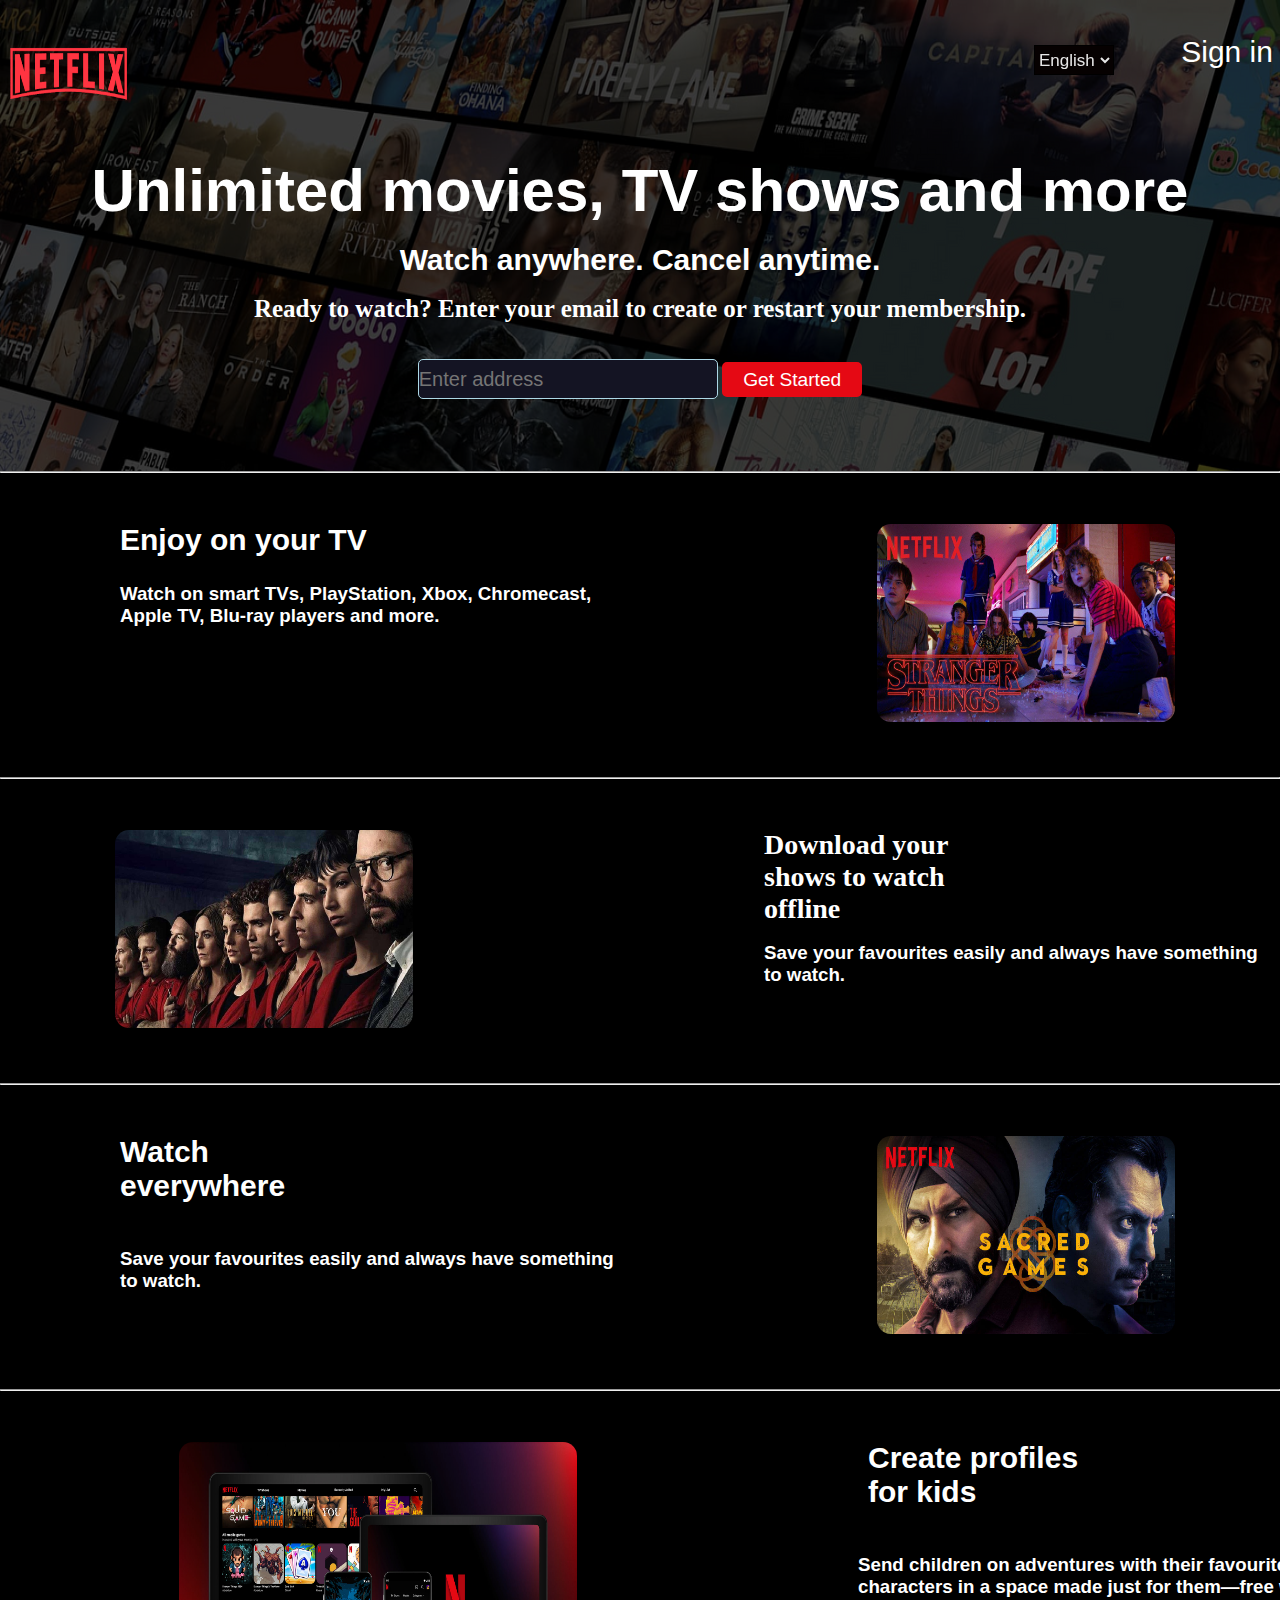
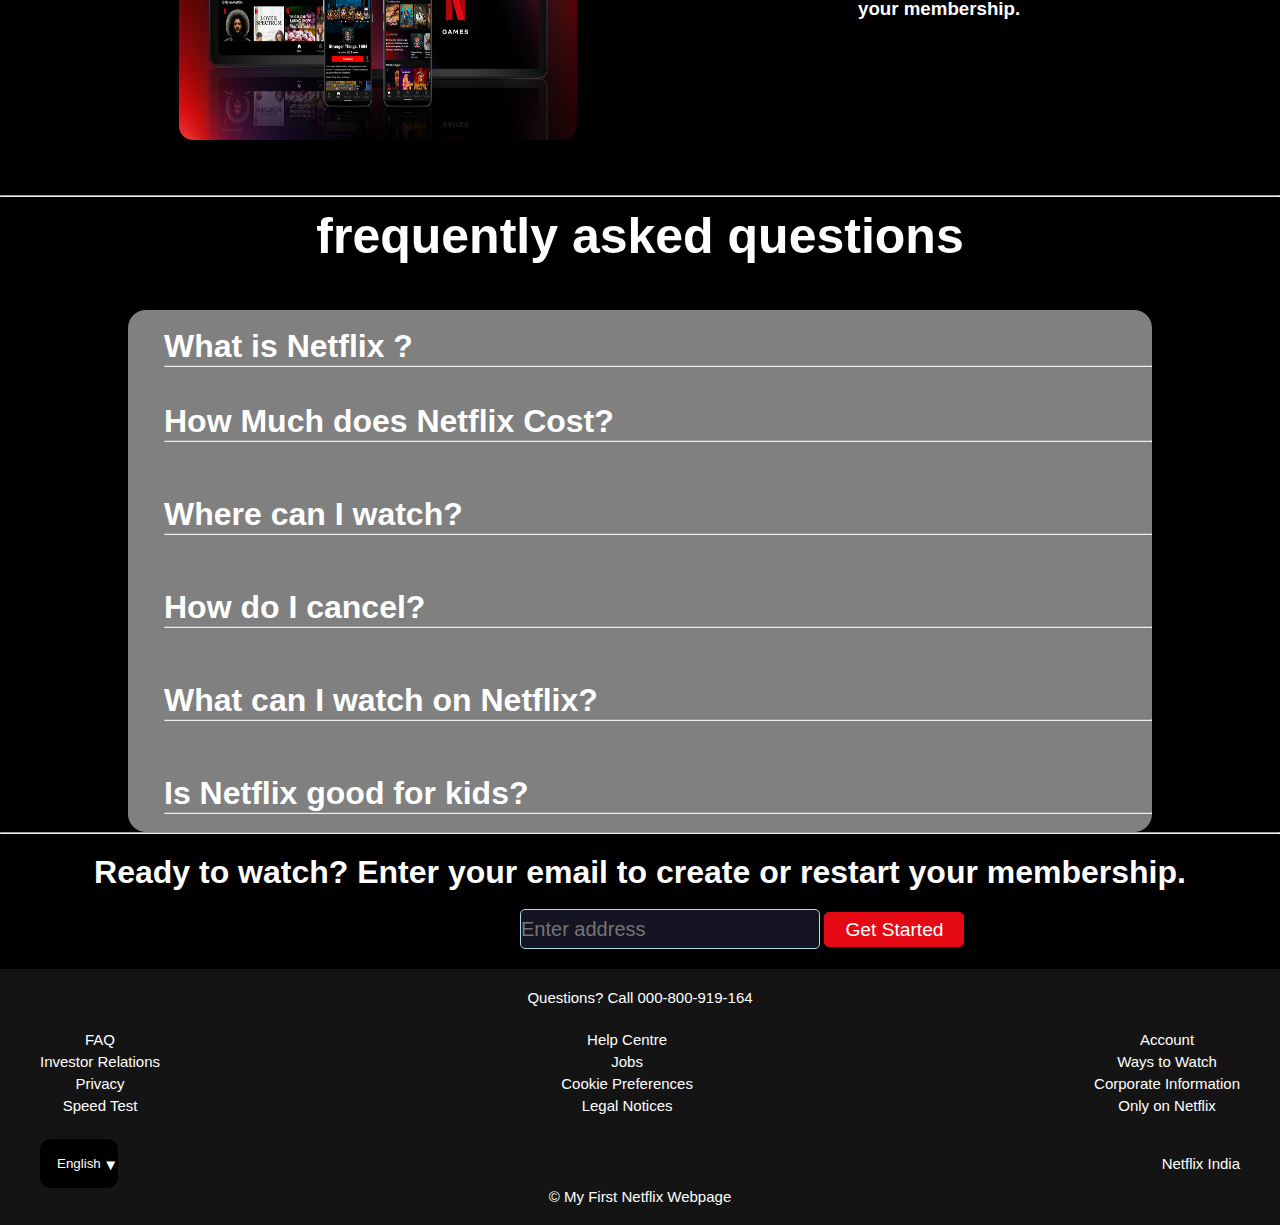
<file: index.html>
<!DOCTYPE html>
<html lang="en">

<head>
  <meta charset="UTF-8" />
  <meta name="viewport" content="width=device-width, initial-scale=1.0"/>
  <!-- <link rel="stylesheet" href="https://unpkg.com/aos@next/dist/aos.css" /> -->
  <link rel="stylesheet" href="style_2.css" />
  <title>Netflix website</title>
  <script src="https://ajax.googleapis.com/ajax/libs/jquery/3.7.1/jquery.min.js"></script>
  <script>
    $(document).ready(function () {
      $(".div_main").click(function () {
        $(".div_1_main").slideToggle("middium");
      });

      $(".p1").click(function () {
        $(".div_2_main").slideToggle("middium");
      });

      $(".p2").click(function () {
        $(".div_3_main").slideToggle("middium");
      });

      $(".p3").click(function () {
        $(".div_4_main").slideToggle("middium");
      });

      $(".p4").click(function () {
        $(".div_5_main").slideToggle("middium");
      });

      $(".p5").click(function () {
        $(".div_6_main").slideToggle("middium");
      });
    });
  </script>
</head>

<body>
  <div data-aos="fade-down">
    <img src="netflix_2.png" alt="netflix_background" class="net_1" />
    <header class="header_1">
      <img src="netflix_3.png" alt="netflix image" class="netflix_1" />
      <select name="cars" class="select_1">
        <option value="volvo">English</option>
        <option value="saab">Hindi</option>
      </select>
      <ul class="nav_ul">
        <li class="nav_li"><a href="#" class="div_ul_li"><a href="Form.html" class="body_div_ul_li_a">Sign in</a></a></li>
      </ul>
    </header>
  </div>

  <div class="container" data-aos="fade-right">
    <h1 class="div_h1">Unlimited movies, TV shows and more</h1>
    <br />
    <h2 class="div_h2">Watch anywhere. Cancel anytime.</h2>
    <br />
    <h3 class="div_h3">
      Ready to watch? Enter your email to create or restart your membership.
    </h3>
    <br /><br />
    <!-- <form action=""> -->
    <input type="email" class="div_2_input" placeholder="Enter address" />
    <!-- <input class="div_2_submit" placeholder="Get Started"> -->
    <button class="div_2_button"><a href="" class="body_div_ul_li_a">Get Started</a></button>
    <!-- <style="color:rgb(24, 21, 21);"> -->
    <!-- </form> -->
    <!-- <p class="div_p">watch me</p> -->
  </div>
  <!-- <br /><br /><br />
  <br /><br /><br />
  <br /><br /><br />
  <br /><br /><br /> -->
  <br /><br /><br />
  <br />
  <hr width="100%" />
  <section class="section_1">
    <div>
      <h1 class="section_h1">Enjoy on your TV</h1>
      <h3 class="section_h3">
        Watch on smart TVs, PlayStation, Xbox, Chromecast, Apple TV, Blu-ray
        players and more.
      </h3>
    </div>

    <div>
      <img src="netflix_4.jpg" alt="" class="div_2_1_img" />
    </div>
  </section>
  <hr width="100%" />

  <section class="section_2">
    <div>
      <img src="netflix_5.jpg" alt="" class="div_2_2_img" />
    </div>

    <div>
      <h2 class="section_h1_1">Download your shows to watch offline</h2>
      <br />
      <h3 class="section_h3_1" style="margin-top: 35px">
        Save your favourites easily and always have something to watch.
      </h3>
    </div>
  </section>
  <hr width="100%" />

  <section class="section_3">
    <div>
      <h2 class="section_h1_2">Watch everywhere</h2>
      <br />
      <h3 class="section_h3_3" style="margin-top: 35px">
        Save your favourites easily and always have something to watch.
      </h3>
    </div>

    <div>
      <img src="netflix_6.jpg" alt="" class="div_2_3_img" />
    </div>
  </section>
  <hr width="100%" />

  <section class="section_4">
    <div>
      <img src="netflix_7.jpg" alt="" class="div_2_4_img" />
    </div>

    <div>
      <h2 class="section_h1_3">Create profiles for kids</h2>
      <br />
      <h3 class="section_h3_4" style="margin-top: 35px">
        Send children on adventures with their favourite characters in a space
        made just for them—free with your membership.
      </h3>
    </div>
  </section>
  <hr width="100%" />

  <h1 class="main_h1" style="font-size: 50px">frequently asked questions</h1>
  <!-- <hr width="100%"> -->

  <div style="
        padding-left: 10vw;
        padding-right: 10vw;
        padding-top: 5vh;
        background-color: black;
      ">
    <div style="background-color: grey; border-radius: 2vh; padding-left: 4vh" class="container_query">
      <br>
      <div class="div_main">
        <h1>What is Netflix ?</h1>
        <hr>
      </div>
      <br>
      <div class="div_1_main">
        <p>
          Netflix is a streaming service that offers a wide variety of
          award-winning TV shows, movies, anime, documentaries and more – on
          thousands of internet-connected devices.
        </p>
      </div>
      <!-- <hr width="100%">
            <hr width="100%"> -->

      <div style="padding-top: 2vh">
        <h1 style="color: white; cursor: pointer" class="p1">
          How Much does Netflix Cost?
        </h1>
        <hr>
      </div>
      <br>
      <div class="div_2_main">
        <p>
          Watch Netflix on your smartphone, tablet, Smart TV, laptop, or
          streaming device, all for one fixed monthly fee. Plans range from
          ₹149 to ₹649 a month. No extra costs, no contracts.
        </p>
      </div>
      <br />

      <div style="padding-top: 2vh">
        <h1 style="color: white; cursor: pointer" class="p2">
          Where can I watch?
        </h1>
        <hr>
      </div>
      <br>
      <div class="div_3_main"
        style="font-size: 30px;display: none;background-color: white;color:black;padding: 3vh 3vh 3vh 3vh;border-radius: 2vh;">
        <p>
          Watch anywhere, anytime. Sign in with your Netflix account to watch
          instantly on the web at netflix.com from your personal computer or
          on any internet-connected device that offers the Netflix app,
          including smart TVs, smartphones, tablets, streaming media players
          and game consoles.
        </p>
      </div>
      <br />

      <div style="padding-top: 2vh">
        <h1 style="color: white; cursor: pointer" class="p3">
          How do I cancel?
        </h1>
        <hr>
      </div>
      <br>
      <div class="div_4_main"
        style="font-size: 30px;display: none;background-color: white;color:black;padding: 3vh 3vh 3vh 3vh;border-radius: 2vh;">
        <p>
          Netflix is flexible. There are no annoying contracts and no
          commitments. You can easily cancel your account online in two
          clicks. There are no cancellation fees – start or stop your account
          anytime.
        </p>
      </div>
      <br />

      <div style="padding-top: 2vh">
        <h1 style="color: white; cursor: pointer" class="p4">
          What can I watch on Netflix?
        </h1>
        <hr>
      </div>
      <br>
      <div class="div_5_main"
        style="font-size: 30px;display: none;background-color: white;color:black;padding: 3vh 3vh 3vh 3vh;border-radius: 2vh;">
        <p>
          Netflix has an extensive library of feature films, documentaries, TV
          shows, anime, award-winning Netflix originals, and more. Watch as
          much as you want, anytime you want.
        </p>
      </div>
      <br/>

      <div style="padding-top: 2vh">
        <h1 style="color: white; cursor: pointer" class="p5">
          Is Netflix good for kids?
        </h1>
        <hr>
      </div>

      <div class="div_6_main"
        style="font-size: 30px;display: none; background-color: white;color:black;padding: 3vh 3vh 3vh 3vh;border-radius: 2vh;">
        <p>
          The Netflix Kids experience is included in your membership to give
          parents control while kids enjoy family-friendly TV shows and films
          in their own space.
        </p>
      </div>
      <br/>
    </div>
  </div>
  <hr>

  <div class="div_7">
    <h1 class="div_7_h1">Ready to watch? Enter your email to create or restart your membership.</h1><br>
    <input type="email" class="div_2_main_input" placeholder="Enter address" />
    <button class="div_2_main_button"><a href="" class="body_div_ul_li_a">Get Started</a></button><br>
  </div>

  <!-- <footer>
      <div class="footer-content">
        <img src="netflix_8.jpg" alt="Netflix Logo" class="footer-logo" />
        <div class="footer-links">
          <a href="#" class="footer-link">Home</a>
          <a href="#" class="footer-link">TV Shows</a>
          <a href="#" class="footer-link">Movies</a>
          <a href="#" class="footer-link">New & Popular</a>
          <a href="#" class="footer-link">My List</a>
        </div>
        <br /><br /><br />
      </div>
      <p class="footer-text">© 2024 Your Website Name. All Rights Reserved.</p>
    </footer> -->


  <footer class="footer">
    <div class="container">
      <div class="email-form">
        <p>Questions? Call 000-800-919-164</p>
        <!-- <form action="#" method="post">
            <input type="email" name="email" placeholder="Email address" required>
            <button type="submit">Get Started</button>
          </form> -->
      </div>

      <div class="footer-links">
        <ul class="column">
          <li><a href="#">FAQ</a></li>
          <li><a href="#">Investor Relations</a></li>
          <li><a href="#">Privacy</a></li>
          <li><a href="#">Speed Test</a></li>
        </ul>

        <ul class="column">
          <li><a href="#">Help Centre</a></li>
          <li><a href="#">Jobs</a></li>
          <li><a href="#">Cookie Preferences</a></li>
          <li><a href="#">Legal Notices</a></li>
        </ul>

        <ul class="column">
          <li><a href="#">Account</a></li>
          <li><a href="#">Ways to Watch</a></li>
          <li><a href="#">Corporate Information</a></li>
          <li><a href="#">Only on Netflix</a></li>
        </ul>
      </div>

      <div class="footer-bottom">
        <div class="language-select">
          <select name="language" id="language">
            <option value="en">English</option>
            <option value="hi">हिन्दी</option>
            <option value="ta">தமிழ்</option>
            <option value="te">తెలుగు</option>
          </select>
        </div>
        <p>Netflix India</p>
      </div>
      <p class="footer-text">© My First Netflix Webpage</p>
    </div>
  </footer>

  <!-- <script src="https://unpkg.com/aos@next/dist/aos.js"></script>
  <script>
      AOS.init({
          offset: 200,
          duration: 600
      });
  </script> -->
</body>

</html>
</file>
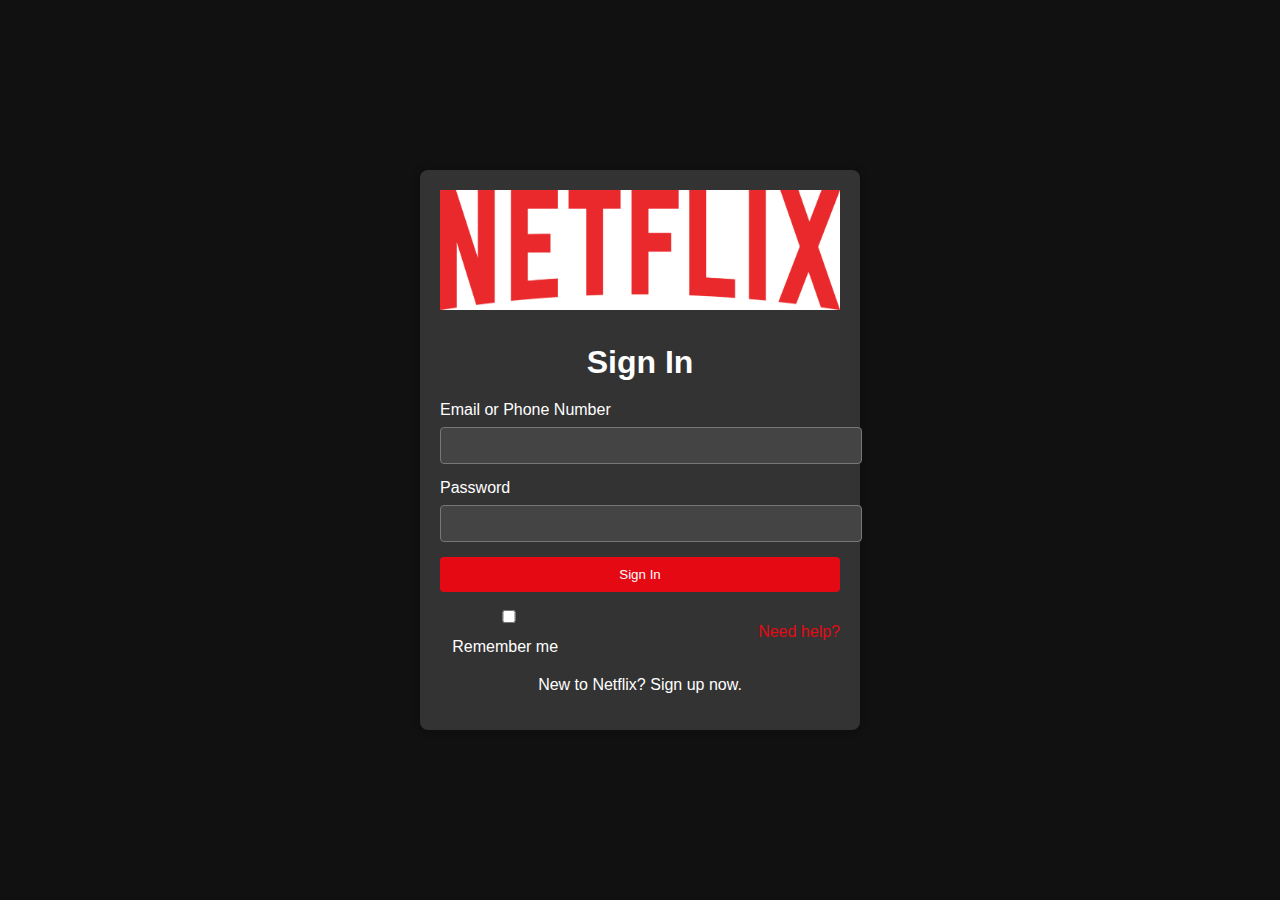
<file: Form.html>
<!DOCTYPE html>
<html lang="en">
<head>
    <meta charset="UTF-8">
    <meta name="viewport" content="width=device-width, initial-scale=1.0">
    <link rel="stylesheet" href="Form.css">
    <title>Netflix Clone - Sign In</title>
</head>
<body>
    <div class="container">
        <!-- <img src="netflix_2.png" alt="main image" class="main_page_img"> -->
        <header>
            <img src="netflix1.jpg" alt="Netflix Logo" class="netflix_form_img">
        </header>

        <main>
            <section class="signin">
                <h1>Sign In</h1>
                <form>
                    <label for="email">Email or Phone Number</label>
                    <input type="text" id="email" name="email" required>

                    <label for="password">Password</label>
                    <input type="password" id="password" name="password" required>

                    <button type="submit">Sign In</button>
                </form>

                <div class="options">
                    <label for="remember">
                        <input type="checkbox" id="remember" name="remember"> Remember me
                    </label>
                    <a href="#">Need help?</a>
                </div>

                <div class="signup">
                    <p>New to Netflix? <a href="#">Sign up now</a>.</p>
                </div>
            </section>
        </main>
    </div>
</body>
</html>
</file>
<file: style_2.css>
/* html,body{
    overflow-x: hidden;
} */

* {
    margin: 0;
    padding: 0;
    box-sizing: border-box;
    font-family: 'Lucida Sans', 'Lucida Sans Regular', 'Lucida Grande', 'Lucida Sans Unicode', Geneva, Verdana, sans-serif;
}


.net_1 {
    background-size: cover;
    position: absolute;
    background-repeat: no-repeat;
    filter: brightness(30%);
    height: 100%;
    width: 100%;
    z-index: -1;
    position: absolute;
}

.header_1 {
    display: flex;
    /* gap:15px;  */
}

.netflix_1 {
    height: 150px;
    width: 150px;
    /* padding: 5px; */
    margin: -6px;
    margin-bottom: 12px;
    background: fixed;
    filter: brightness(180%);
}

.select_1 {
    height: 30px;
    width: 80px;
    font-size: 17px;
    margin: 45px;
    margin-left: 70vw;
    /* position: absolute; */
    /* margin-right: -100px; */
    background-color: rgb(7, 1, 1);
    border: 1px solid black;
    filter: brightness(90%);
    color: #fff;

}

.select_1:hover {
    background-color: rgb(26, 21, 21);
}


.span_1 {
    color: brown;
    font-size: 18px;
}

.nav_ul {
    display: flex;
    list-style: none;
}


.nav_li {
    margin: 35px;
    font-size: 30px;
    text-decoration: none;
    margin-right: -1vw;
}

.div_ul_li {
    color: white;
    margin-left: -1vw;
    /* margin-right: -10vw; */
    text-decoration: none;
    /* font-size: 20x; */
    font-family: 'Segoe UI', Tahoma, Geneva, Verdana, sans-serif;
}

.body_div_ul_li_a{
    color:#fff;
    text-decoration: none;
}

.container {
    margin: auto;
    align-items: center;
    justify-content: center;
    text-align: center;
}


.div_h1 {
    color: #fff;
    font-family: Verdana, Geneva, Tahoma, sans-serif;
    font-size: 60px;

}


.div_h2 {
    color: #fff;
    /* margin: 25px; */
    font-size: 30px;
    font-family: Lucida Sans', ' Lucida Sans Regular', ' Lucida Grande', ' Lucida Sans Unicode', Geneva, Verdana, sans-serif;

}

.div_h3 {
    color: #fff;
    /* margin:30px; */
    font-size: 25px;
    font-family: Georgia, 'Times New Roman', Times, serif
}

.div_2_input {
    margin-right: 25 0px;
    height: 40px;
    width: 300px;
    background-color: rgb(20, 20, 35);
    position: relative;
    border: 1px solid lightblue;
    border-radius: 5px;
    color: #fff;
    font-size: 20px;

}

.div_2_button {
    /* margin-right: 40px; */
    /* margin: 1px; */
    /* margin: auto;
    height:40px;
    width:130px;
    font-family:'Times New Roman', Times, serif;
    font-size: 5rem;
    border: 1px solid lightblue;
    border-radius: 5px;
    background-color: red; */
    /* color:#fff; */
    /* color:black;  */
    /* inline-block; */
    height: 35px;
    width: 140px;
    padding: 5px 5px 5px 5px;
    font-size: 1.2em;
    text-decoration: none;
    color: #fff;
    background-color: #e50914;
    border: 2px solid #e50914;
    border-radius: 5px;
    transition: background-color 0.3s, border-color 0.3s;
}

.section_1 {
    background-color: black;
    color: #fff;
    /* margin:px; */
    /* padding: 3px; */
    display: flex;
    padding: 50px 20px 50px 50px;
    /* padding-top: 50px; */
}

.section_h1 {
    height: 60px;
    width: 250px;
    font-size: 30px;
    margin-left: 70px;
    /* margin:0px; */
    font-family: Arial, Helvetica, sans-serif;
}

.section_h3 {
    height: 60px;
    width: 500px;
    margin-left: 70px;
    font-family: 'Franklin Gothic Medium', 'Arial Narrow', Arial, sans-serif;
}

.div_2_1_img {
    height: 200px;
    width: 300px;
    display: inline-block;
    margin-left: 20vw;
    border: 1px solid black;
    border-radius: 15px;
}

.div_2_1_img:hover {
    cursor: pointer;
    filter: brightness(80%);
}

.section_2 {
    background-color: black;
    color: #fff;
    /* margin:px; */
    /* padding: 5px; */
    display: flex;
    padding: 50px 20px 50px 50px;
    /* padding-top: 50px; */
}

.section_h1_1 {
    height: 60px;
    width: 250px;
    font-size: 28px;
    margin-left: 30px;
    /* margin:0px; */
    /* font-family: 'Franklin Gothic Medium', 'Arial Narrow', Arial, sans-serif;; */
    font-family: 'Times New Roman', Times, serif;
    position: relative;
}

.section_h3_1 {
    height: 60px;
    width: 500px;
    margin-left: 30px;
    margin-top: 25px;
    font-family: 'Franklin Gothic Medium', 'Arial Narrow', Arial, sans-serif;
}

.div_2_2_img {
    height: 200px;
    width: 300px;
    display: inline-block;
    margin-right: 25vw;
    margin-left: 5vw;
    border: 1px solid black;
    border-radius: 15px;
}

.div_2_2_img:hover {
    cursor: pointer;
    filter: brightness(80%);
}

.section_3 {
    background-color: black;
    color: #fff;
    /* margin:px; */
    /* padding: 3px; */
    display: flex;
    padding: 50px 20px 50px 50px;
    /* padding-top: 50px; */
}

.section_h1_2 {
    height: 60px;
    width: 250px;
    font-size: 30px;
    margin-left: 70px;
    /* margin:0px; */
    font-family: Arial, Helvetica, sans-serif;
}

.section_h3_3 {
    height: 60px;
    width: 500px;
    margin-left: 70px;
    font-family: 'Franklin Gothic Medium', 'Arial Narrow', Arial, sans-serif;
}

.div_2_3_img {
    height: 200px;
    width: 300px;
    display: inline-block;
    margin-left: 20vw;
    border: 1px solid black;
    border-radius: 15px;
}

.div_2_3_img:hover {
    cursor: pointer;
    filter: brightness(80%);
    filter: drop-shadow(30%);
}

.section_4 {
    background-color: black;
    color: #fff;
    /* margin:px; */
    /* padding: 3px; */
    display: flex;
    padding: 50px 20px 50px 50px;
    /* padding-top: 50px; */
}

.section_h1_3 {
    height: 60px;
    width: 250px;
    font-size: 30px;
    margin-left: 70px;
    /* margin:0px; */
    font-family: Arial, Helvetica, sans-serif;
}

.section_h3_4 {
    height: 60px;
    width: 500px;
    margin-left: 60px;
    font-family: 'Franklin Gothic Medium', 'Arial Narrow', Arial, sans-serif;
}

.div_2_4_img {
    height: 300px;
    width: 400px;
    display: inline-block;
    margin-left: 10vw;
    border: 1px solid black;
    border-radius: 15px;
    margin-right: 220px;
}

.div_2_4_img:hover {
    cursor: pointer;
    filter: brightness(80%);
    filter: drop-shadow(30%);
}

.main_h1 {
    text-align: center;
    font-size: 40px;
    background-color: black;
    color: #fff;
    padding-top: 10px;

}

.div_main {
    /* background-color: black; */
    /* text-align: center; */
    /* padding: 10px; */
    /* font-size: 50px; */
    color: white;
    cursor: pointer;
    /* padding: 10px; */
    /* text-align: center; */
    /* background-color: #e5eecc; */
    /* border: solid 1px #c3c3c3; */
}

.div_1_main {
    padding: 45px;
    display: none;
    background-color: white;
    color: black;
    font-size: 30px;
    border-radius: 3vh;
    /* margin-right: ; */
}

.div_2_main {
    background-color: black;
    /* color: black; */
    /* text-align: center; */
    padding: 10px;
    font-size: 50px;
    cursor: pointer;
    border-radius: 4vh;
}

.div_2_main {
    padding: 45px;
    display: none;
    background-color: white;
    color: black;
    font-size: 30px;
}

.div_7{
    background-color: #000;
    padding: 20px;
    color:white;
}

.div_7_h1{
    font-family: 'Trebuchet MS', 'Lucida Sans Unicode', 'Lucida Grande', 'Lucida Sans', Arial, sans-serif;
    /* margin-left: 50px; */
    /* align-items: center;
    justify-content: center; */
    text-align: center;
}

.div_2_main_input{
    margin-left: 500px;
    height: 40px;
    width: 300px;
    background-color: rgb(20, 20, 35);
    position: relative;
    border: 1px solid lightblue;
    border-radius: 5px;
    color: #fff;
    font-size: 20px;
}

.div_2_main_button{
    height: 35px;
    width: 140px;
    padding: 5px 5px 5px 5px;
    font-size: 1.2em;
    text-decoration: none;
    color: #fff;
    background-color: #e50914;
    border: 2px solid #e50914;
    border-radius: 5px;
    transition: background-color 0.3s, border-color 0.3s;
}

/* footer {
    background-color: black;
    color: #fff;
    padding: 30px 0;
    text-align: center;
    position: relative;
    bottom: 0;
    width: 100%;
}

.footer-content {
    max-width: 1200px;
    margin: 0 auto;
    display: flex;
    justify-content: space-between;
    align-items: center;
}

.footer-logo {
    width: 140px;
     Adjust size as needed 
    border: 2px solid darkgray;
    border-radius: 7px;
    filter: brightness(6/);
}

.footer-logo:hover {
    filter: brightness(60%);
    cursor: pointer;
}

.footer-links {
    color: #fff;
    display: flex;
    gap: 30px;
}

.footer-link {
    text-decoration: none;
    color: #fff;
    font-size: 30px;
}

.footer-link:hover {
    color: #e50914;
}

.footer-text {
    font-size: 25px;
}  */



.footer {
    background-color: #141414;
    color: #fff;
    font-family: Arial, sans-serif;
    font-size: 15px;
    padding: 20px 0;
}

.container {
    max-width: 1200px;
    margin: 0 auto;
}

.email-form {
    display: flex;
    flex-direction: column;
    align-items: center;
    margin-bottom: 20px;
}

.email-form p {
    margin: 0;
}

.email-form input {
    width: 400px;
    height: 40px;
    border: none;
    border-radius: 4px;
    padding: 10px;
    margin: 10px 0;
}

.email-form button {
    width: 200px;
    height: 40px;
    border: none;
    border-radius: 4px;
    background-color: #e50914;
    color: #fff;
    font-weight: bold;
    cursor: pointer;
}

.footer-links {
    display: flex;
    justify-content: space-between;
}

.column {
    list-style: none;
    padding: 0;
}

.column li {
    margin: 5px 0;
}

.column a {
    color: #fff;
    text-decoration: none;
}

.column a:hover {
    text-decoration: underline;
    color:aqua
    /* font-size: 17px; */
    /* font-family:'Lucida Sans', 'Lucida Sans Regular', 'Lucida Grande', 'Lucida Sans Unicode', Geneva, Verdana, sans-serif;
     */
     /* font-family: 'Times New Roman', Times, serif; */
}

.footer-bottom {
    display: flex;
    /* border: 2px solid white; */
    justify-content: space-between;
    align-items: center;
    margin-top: 20px;
}

.language-select {
    position: relative;
    /* margin-right: 10px; */
}

.language-select select {
    appearance: none;
    border: none;
    background-color: #000;
    color: #fff;
    padding: 17px;
    /* margin:10px; */
    cursor: pointer;
    border-radius: 10px;
}

.language-select::after {
    content: "▼";
    position: absolute;
    right: 0px;
    top: 50%;
    transform: translateY(-50%);
    color: #fff;
    pointer-events: none;
}
</file>
<file: Form.css>
body {
    margin: 0;
    padding: 0;
    font-family: 'Arial', sans-serif;
    background: #111;
    color: #fff;
    display: flex;
    /* background-image: url(netflix_2.png); */
    align-items: center;
    justify-content: center;
    height: 100vh;
}

/* .main_page_img{
    background-size: cover;
    background-repeat: no-repeat;
    filter: brightness(50%);
    position: absolute;
    z-index: -1;
} */

.netflix_form_img{
    height:120px;
    /* background: #111; */
    width:450px;
}

.container {
    width: 400px;
    padding: 20px;
    background: #333;
    border-radius: 8px;
    box-shadow: 0 0 10px rgba(0, 0, 0, 0.3);
}

header {
    text-align: center;
    margin-bottom: 30px;
}

header img {
    max-width: 100%;
}

.signin {
    text-align: center;
}

.signin h1 {
    margin-bottom: 20px;
}

form {
    text-align: left;
}

label {
    display: block;
    margin-bottom: 8px;
}

input {
    width: 100%;
    padding: 10px;
    margin-bottom: 15px;
    border: 1px solid #777;
    border-radius: 4px;
    background: #444;
    color: #fff;
}

button {
    width: 100%;
    padding: 10px;
    background: #e50914;
    color: #fff;
    border: none;
    border-radius: 4px;
    cursor: pointer;
}

button:hover {
    background: #ff3b2f;
}

.options {
    display: flex;
    justify-content: space-between;
    align-items: center;
    margin-top: 15px;
}

.options label {
    margin: 0;
}

.options a {
    color: #e50914;
    text-decoration: none;
}

.options a:hover {
    text-decoration: underline;
}

.signup {
    margin-top: 20px;
}

.signup a {
    color: #fff;
    text-decoration: none;
}

.signup a:hover {
    text-decoration: underline;
}
</file>
